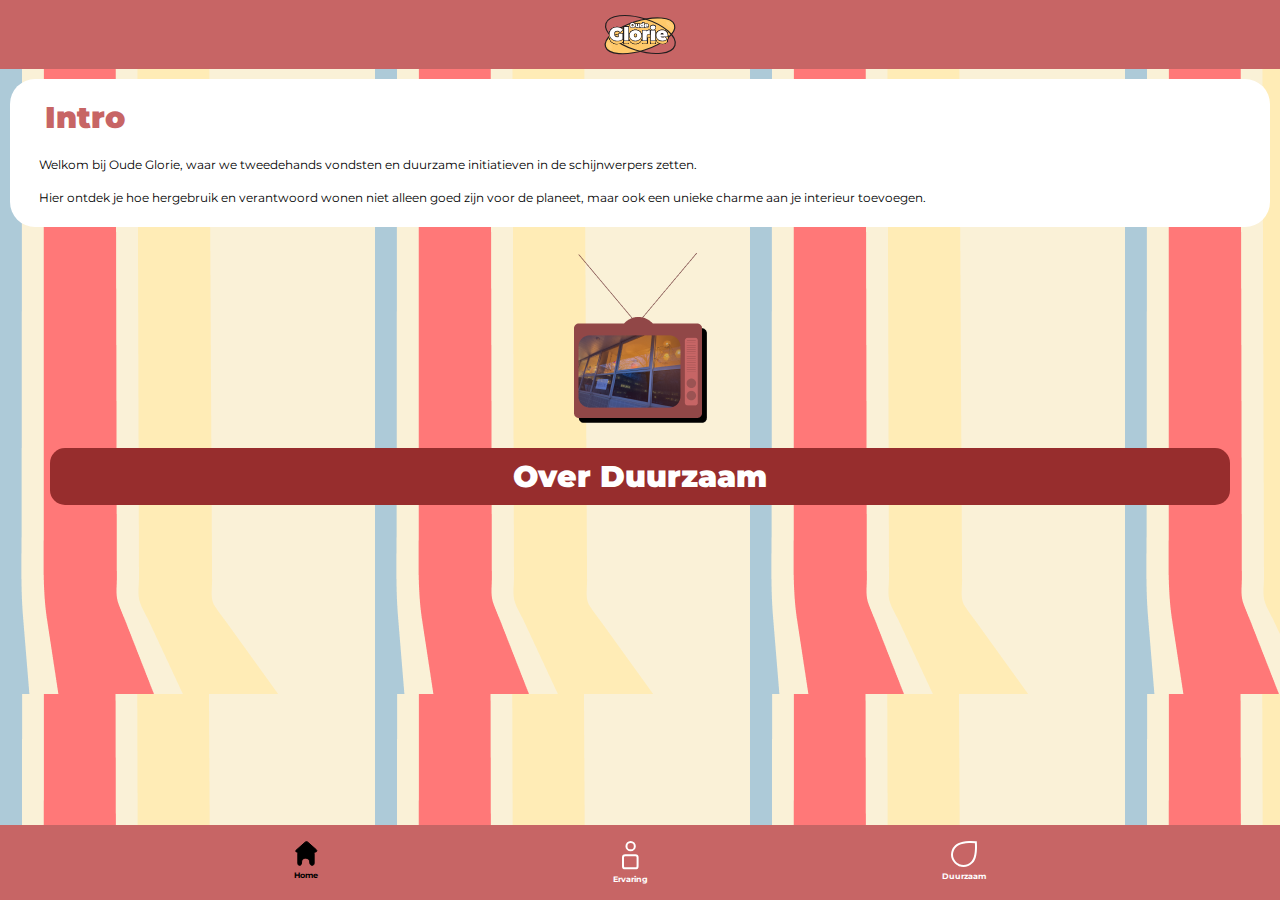
<file: index.html>
<!DOCTYPE html>
<html lang="nl">

<head>
    <meta charset="UTF-8">
    <meta name="viewport" content="width=device-width, initial-scale=1.0">
    <title>Document</title>
    <link rel="stylesheet" href="style.css">
</head>

<body class="page1">
    <header>
        <h1 class="hidden">Oude Glorie</h1>
        <a href="index.html"><img src="images/logonew.svg" alt="logo"></a>
    </header>
    <main>
            <section class="textbox">
                <h2>Intro</h2>
                <p>Welkom bij Oude Glorie, waar we tweedehands vondsten en duurzame initiatieven in de schijnwerpers
                    zetten. </p>
                <p>Hier ontdek je hoe hergebruik en verantwoord wonen niet alleen goed zijn voor de planeet, maar ook
                    een unieke charme aan je interieur toevoegen. </p>
            </section>
            <div class="content1">
                <img src="images/tv.png" alt="afbeelding tv">
            </div>
        <div>
            <a href="duurzaam.html">Over Duurzaam</a>
        </div>

    </main>
    <footer>
        <nav>
            <ul>
                <li><a class="flexfootstatus" href="index.html"><img src="images/homeenabled.svg" alt="afbeelding home">Home</a></li>
                <li><a class="flexfoot" href="mijnervaring.html"><img src="images/ervaringdisabled.svg" alt="afbeelding mijn ervaring">Ervaring</a></li>
                <li><a class="flexfoot" href="duurzaam.html"><img src="images/duurzaamdisabled.svg" alt="afbeelding duurzaam">Duurzaam</a></li>
            </ul>
        </nav>

    </footer>
</body>

</html>
</file>
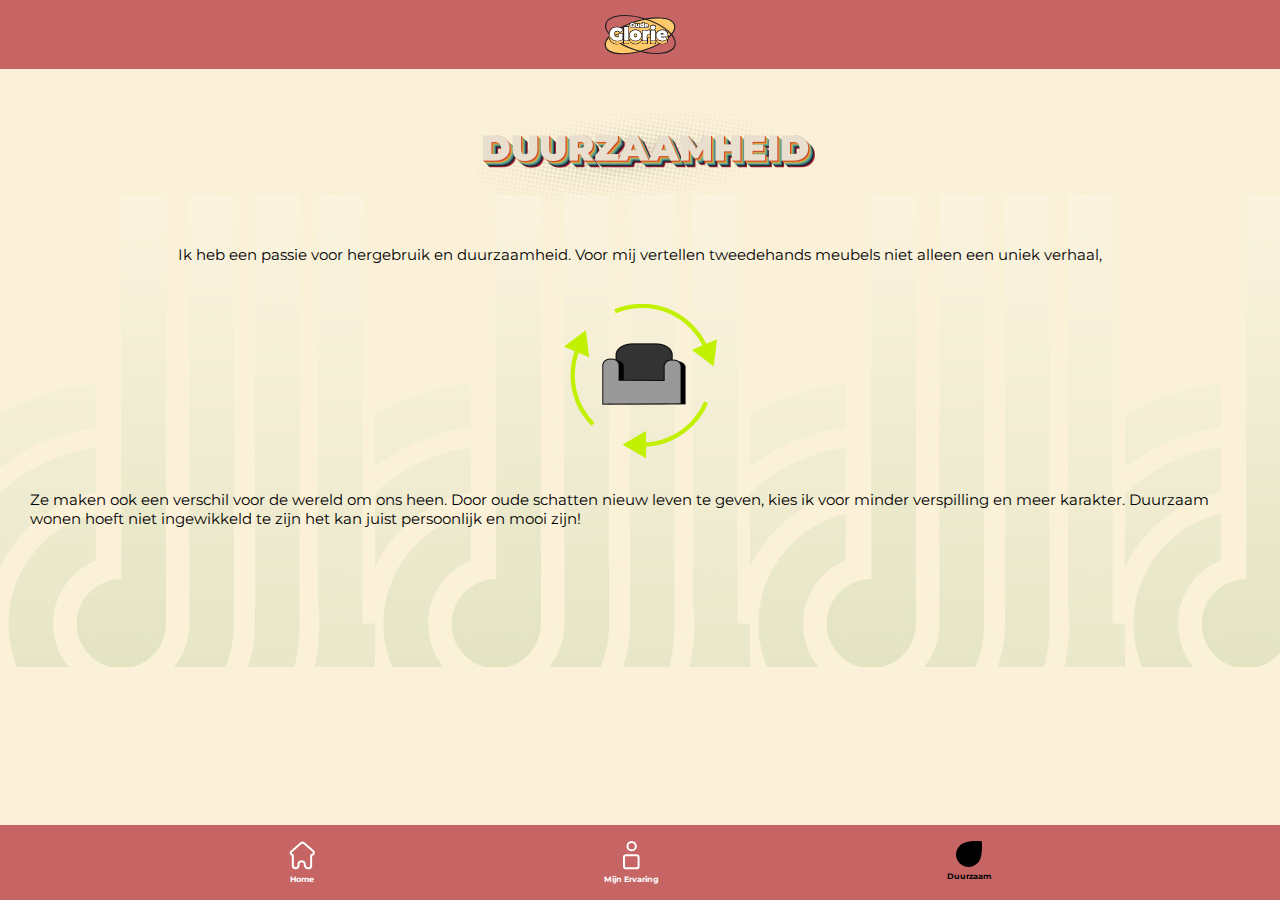
<file: duurzaam.html>
<!DOCTYPE html>
<html lang="nl">

<head>
    <meta charset="UTF-8">
    <meta name="viewport" content="width=device-width, initial-scale=1.0">
    <title>Document</title>
    <link rel="stylesheet" href="style.css">
</head>

<body class="page3">
    <header>
        <h1 class="hidden">Oude Glorie</h1>
        <a href="index.html"><img src="images/logonew.svg" alt="logo"></a>
    </header>
    <main>
        <article>
            <h2 class="hidden">Duurzaamheid</h2>
            <img src="images/duurzaamheidtekst.png" alt="duurzaamheid">
            <p>Ik heb een passie voor hergebruik en duurzaamheid. Voor mij vertellen tweedehands meubels niet alleen een
                uniek verhaal, </p>
            <img src="images/nicechair.png" alt="afbeelding stoel met recycle pijlen er omheen">
            <p>Ze maken ook een verschil voor de wereld om ons heen. Door oude schatten nieuw leven te geven, kies ik
                voor minder verspilling en meer karakter. Duurzaam wonen hoeft niet ingewikkeld te zijn het kan juist
                persoonlijk en mooi zijn!</p>
        </article>
    </main>
    <footer>
        <nav>
            <ul>
                <li><a class="flexfoot" href="index.html"><img src="images/homedisabled.svg" alt="afbeelding home">Home</a></li>
                <li><a class="flexfoot" href="mijnervaring.html"><img src="images/ervaringdisabled.svg" alt="afbeelding ervaring">Mijn
                        Ervaring</a></li>
                <li><a class="flexfootstatus" href="duurzaam.html"><img src="images/duurzaamenabled.svg"
                            alt="afbeelding duurzaam">Duurzaam</a>
                </li>
            </ul>
        </nav>
    </footer>


</body>

</html>
</file>
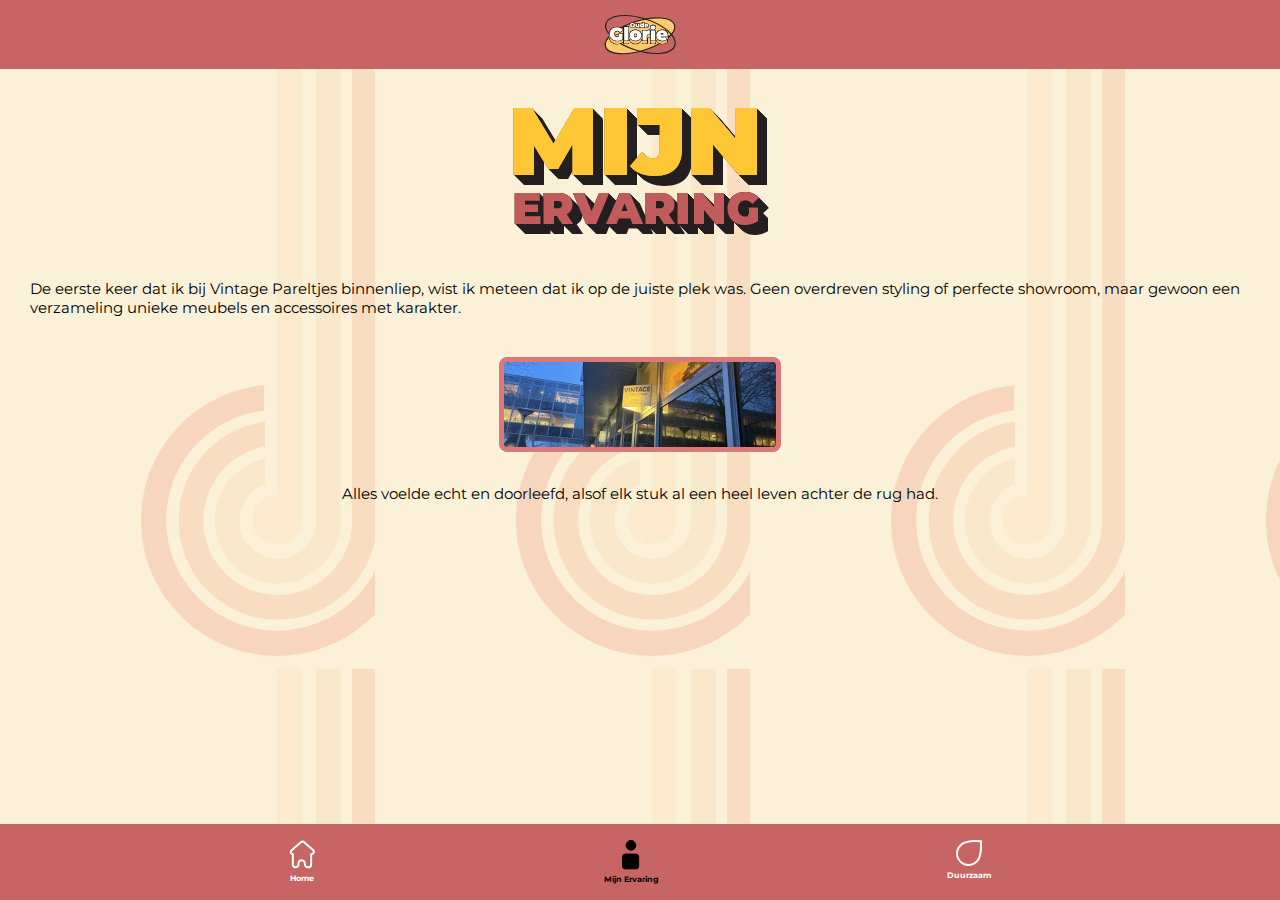
<file: mijnervaring.html>
<!DOCTYPE html>
<html lang="nl">

<head>
    <meta charset="UTF-8">
    <meta name="viewport" content="width=device-width, initial-scale=1.0">
    <title>Document</title>
    <link rel="stylesheet" href="style.css">
</head>

<body class="page2">
    <header>
        <h1 class="hidden">Oude Glorie</h1>
        <a href="index.html"><img src="images/logonew.svg" alt="logo"></a>
    </header>
    <main>
        <article>
            <h2 class="hidden">Mijn Ervaring</h2>
            <img src="images/MIJNERVARINGtext.png" alt="mijn ervaring">
            <p>De eerste keer dat ik bij Vintage Pareltjes binnenliep, wist ik meteen dat ik op de juiste plek was. Geen
                overdreven styling of perfecte showroom, maar gewoon een verzameling unieke meubels en accessoires met
                karakter. </p>
            <img src="images/imgwinkel.jpg" alt="afbeelding vintage pareltjes">
            <p>Alles voelde echt en doorleefd, alsof elk stuk al een heel leven achter de rug had. </p>
        </article>

    </main>
    <footer>
        <nav>
            <ul>
                <li><a class="flexfoot" href="index.html"><img src="images/homedisabled.svg" alt="afbeelding home">Home</a></li>
                <li><a class="flexfootstatus" href="mijnervaring.html"><img src="images/ervaringenabled.svg"
                            alt="afbeelding ervaring">Mijn Ervaring</a></li>
                <li><a class="flexfoot" href="duurzaam.html"><img src="images/duurzaamdisabled.svg" alt="afbeelding duurzaam">Duurzaam</a>
                </li>
            </ul>
        </nav>
    </footer>

</body>

</html>
</file>
<file: style.css>
@import url('https://fonts.googleapis.com/css2?family=Montserrat:ital,wght@0,100..900;1,100..900&display=swap');

* {
    margin: 0;
    padding: 0;
}

body {
    overflow-x: hidden;
}

header a {
    display: flex;
    justify-content: center;
    align-items: center;
}

ul a {
    font-family: "Montserrat", serif;
    font-weight: 900; 
    font-style: normal ;
    font-size: 0.5em;

}

.hidden {
    clip: rect(0 0 0 0);
    clip-path: inset(50%);
    height: 1px;
    overflow: hidden;
    position: absolute;
    white-space: nowrap;
    width: 1px;
}

.content1  {
    margin: 25px 0px;
    display: flex;
    align-items: center;
    justify-content: center;
}

.textbox {
    display: block;
    justify-content: left;
    background-color: white;
    border-radius: 25px;
    padding: 5px;
    padding-bottom: 10px;
    margin: 10px;
}

div a {
    display: flex;
    justify-content: center;
    text-align: center;
    color: white;
    background-color: #972D2D;
    padding: 10px;
    margin: 0px 50px;
    border-radius: 15px;
    text-decoration: none;
    font-family: "Montserrat", serif;
    font-weight: 900; 
    font-style: normal ;
    font-size: 30px;
}

.textbox p {
    font-size: 12px;
}


.flexfoot {
    display: flex;
    flex-direction: column; /* Stack image above the text */
    align-items: center;    /* Center both the image and the text */
    color: white; 
    gap: 0.5em;
    
}

.flexfootstatus {
    display: flex;
    flex-direction: column;
    align-items:center ;
    color: black;
    gap: 0.5em;
}


nav ul {
    display: flex;
    list-style: none;
    justify-content: space-evenly;
    
}

footer {
    position: fixed;
    bottom: 0;
    width: 100% ;
    padding: 1em 0em;
    background-color: #C76565;
}



header {
    padding: 0.5em;
    background-color: #C76565;
}

h1 { color: white;}

li a {
    text-decoration: none;
    color: rgb(255, 255, 255);
    font-weight: bold ;
}

.page1 {
    background-image: url(images/bgimage.png);
    background-attachment: fixed;
    height: 100vh;
}

.page2 {
    background-image: url(images/background2.jpg);
    background-attachment: fixed;
    height: 100vh;
}

.page3 {
    background-image: url(images/background3.jpg);
    background-attachment: fixed;
    height: 100vh;
}

h2 {
    color: #C76565;
    font-family: "Montserrat", serif;
    font-weight: 900; 
    font-style: normal ;
    padding: 0.5em 1em;
    font-size: 30px;
}

p {
    padding: 0.5em 2em;
    font-family: "Montserrat", serif;
    font-weight: 400; 
    font-style: normal ;
    font-size: 15px;
    padding-bottom: 1em;
}

article {
    display: flex;
    flex-direction: column;
    justify-content: center;
    align-items: center;
    gap: 25px;
    padding-top: 25px;
    padding-bottom: 80px;
}
</file>
